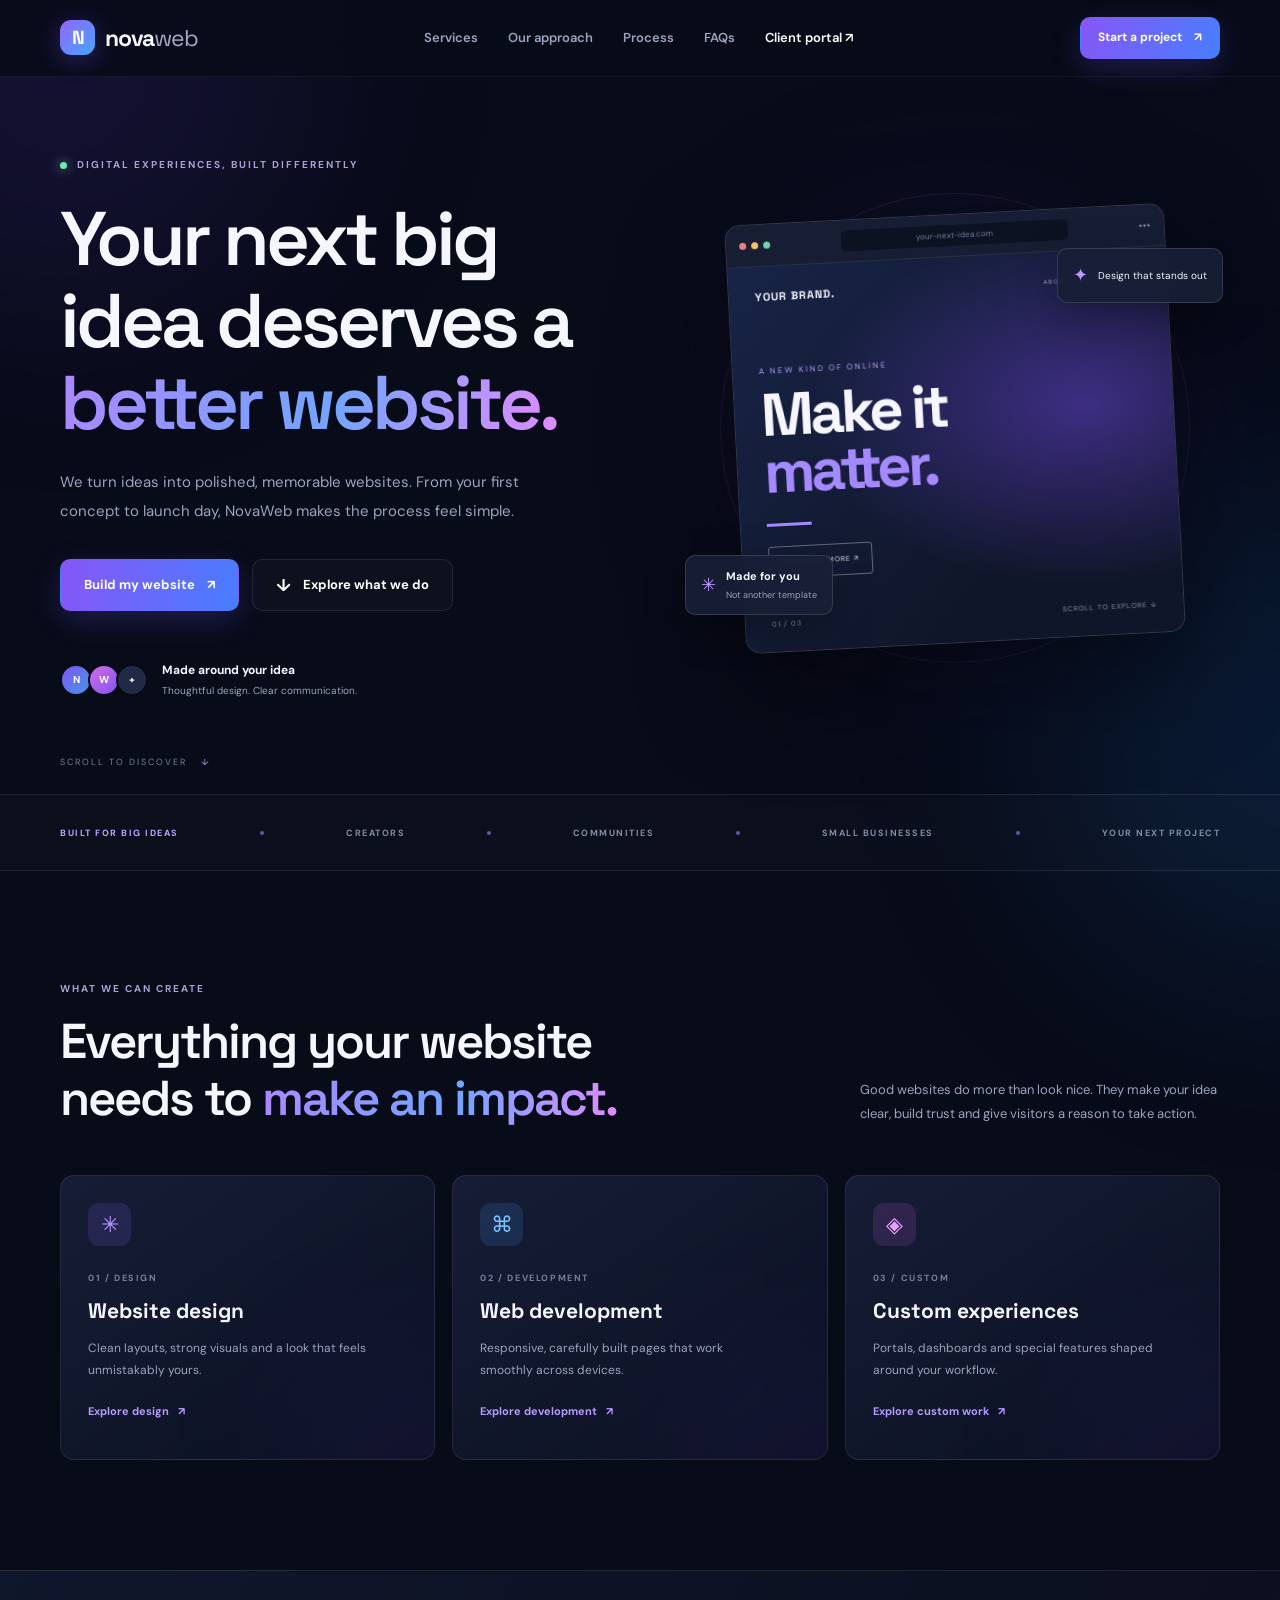
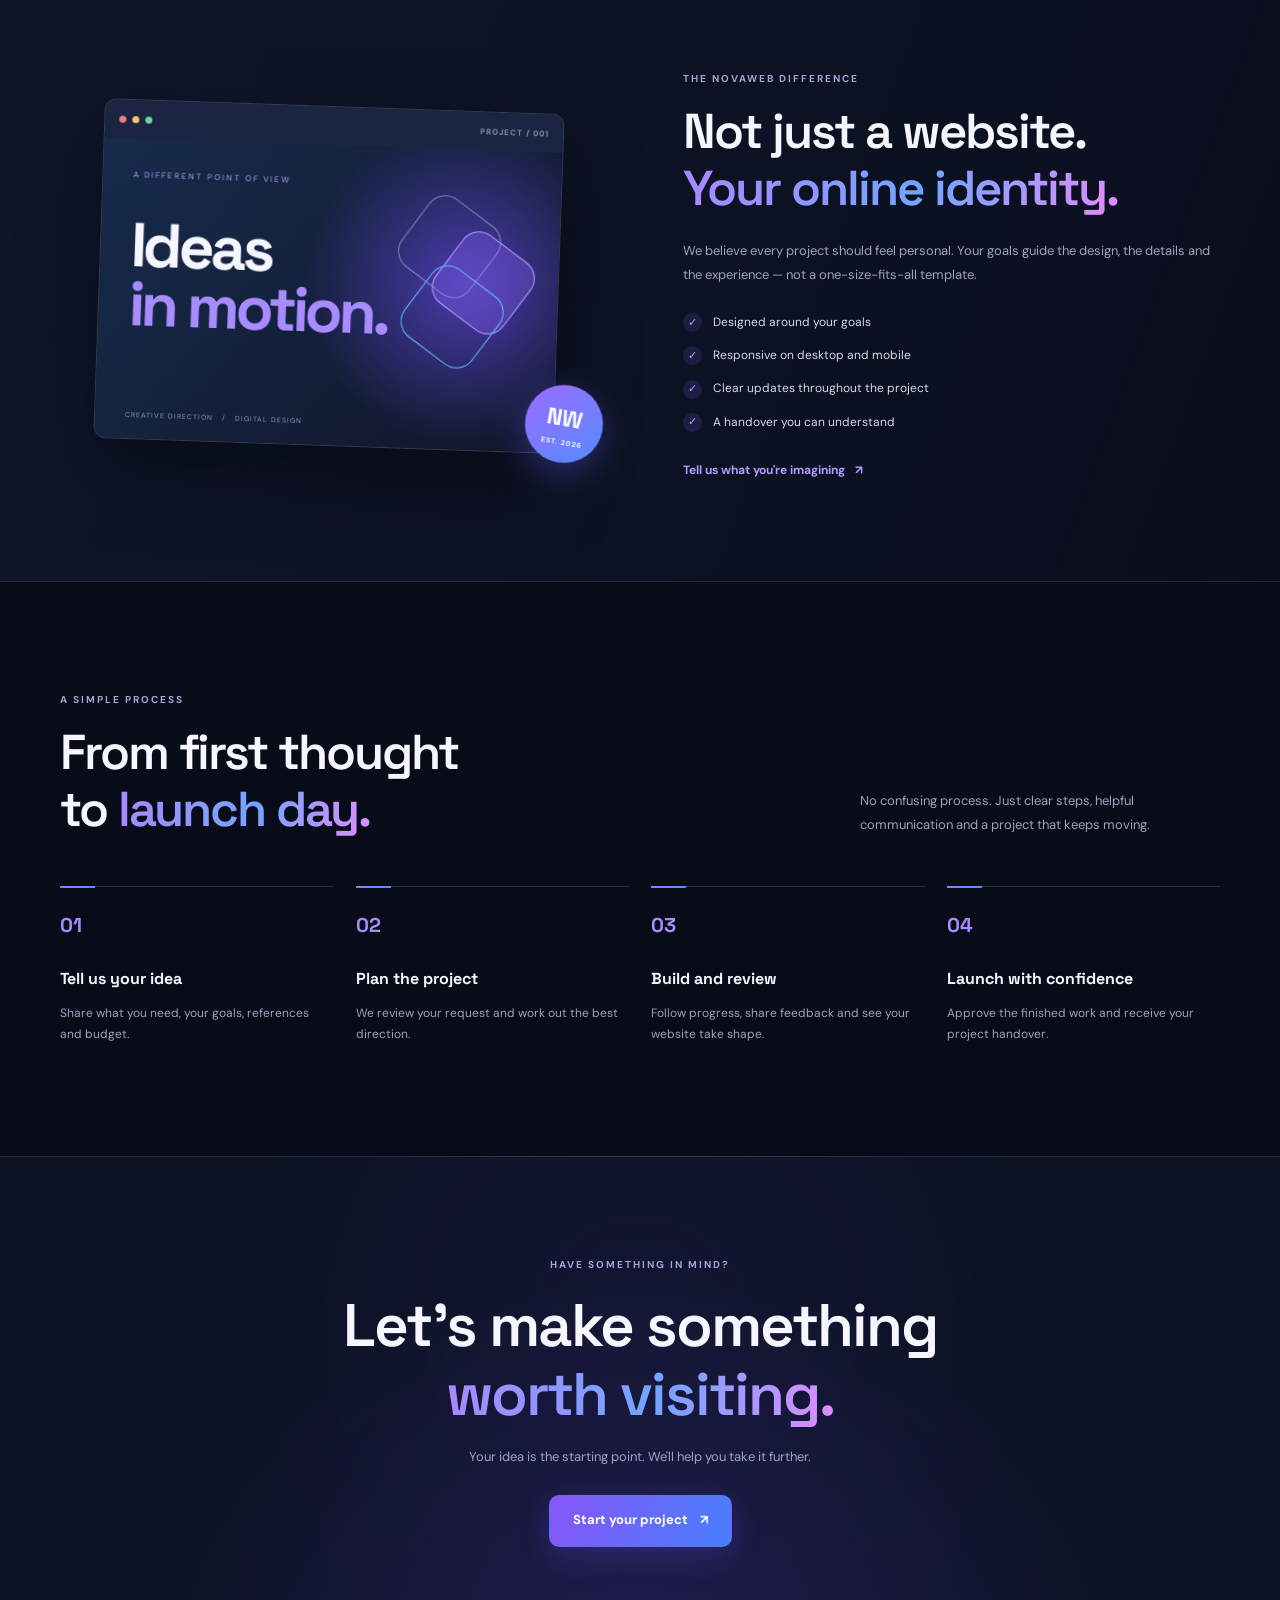
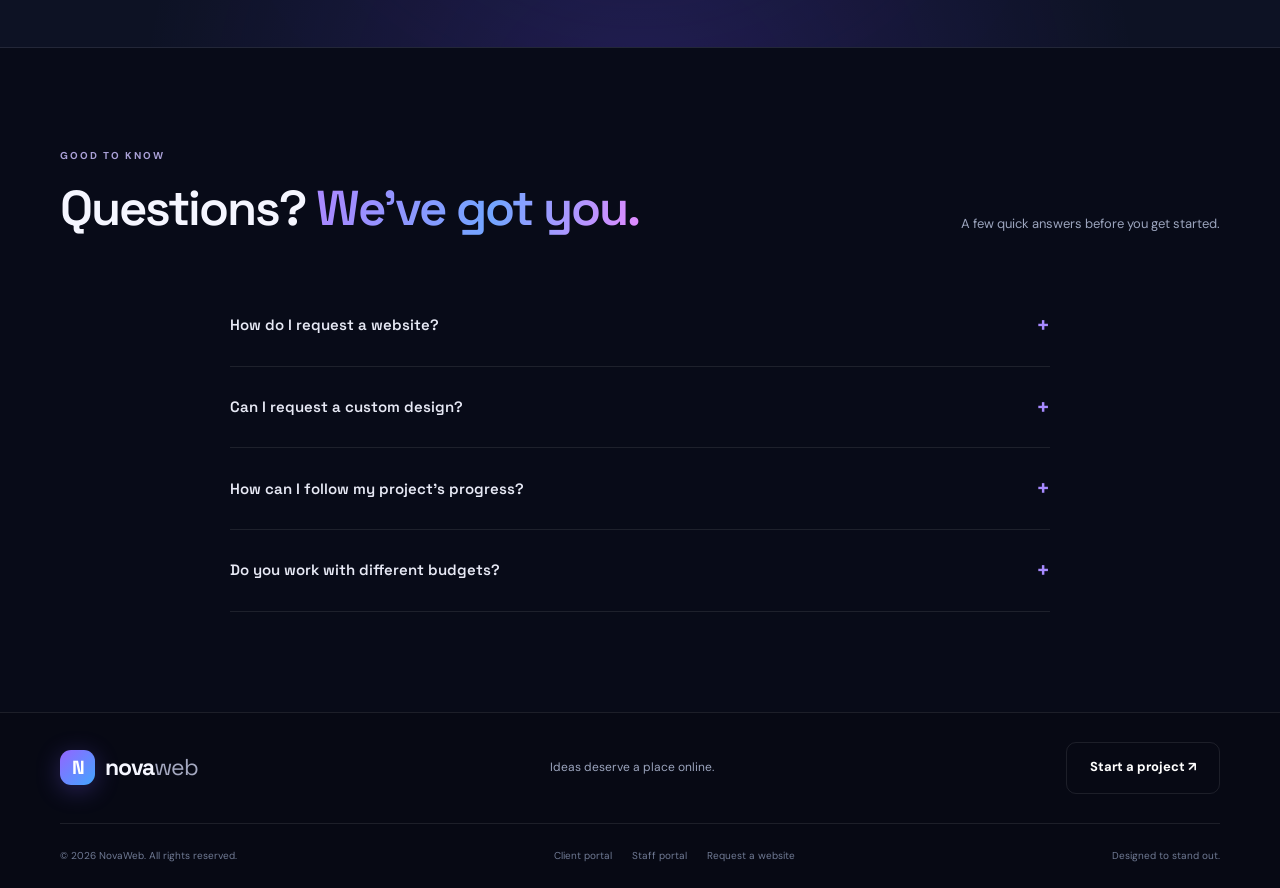
<file: index.html>
<!doctype html>
<html lang="en">
<head>
  <meta charset="utf-8">
  <meta name="viewport" content="width=device-width, initial-scale=1">
  <meta name="theme-color" content="#080b18">
  <meta name="description" content="NovaWeb creates modern, custom websites for creators, communities and businesses.">
  <title>NovaWeb — Make your next move online</title>
  <link rel="preconnect" href="https://fonts.googleapis.com">
  <link rel="preconnect" href="https://fonts.gstatic.com" crossorigin>
  <link href="https://fonts.googleapis.com/css2?family=DM+Sans:wght@400;500;600;700&family=Space+Grotesk:wght@400;500;600;700&display=swap" rel="stylesheet">
  <link rel="stylesheet" href="style.css">
</head>
<body>
  <div class="ambient ambient-one"></div>
  <div class="ambient ambient-two"></div>

  <header class="site-header">
    <a class="brand" href="#top" aria-label="NovaWeb home">
      <span class="brand-mark">N</span>
      <span>nova<span class="brand-light">web</span></span>
    </a>

    <button class="menu-toggle" id="menuToggle" aria-label="Open navigation" aria-expanded="false">☰</button>

    <nav class="nav-links" id="navLinks">
      <a href="#services">Services</a>
      <a href="#work">Our approach</a>
      <a href="#process">Process</a>
      <a href="#faq">FAQs</a>
      <a class="nav-login" href="login.html">Client portal ↗</a>
    </nav>

    <a class="button button-small button-primary header-cta" href="request.html">
      Start a project <span>↗</span>
    </a>
  </header>

  <main id="top">
    <section class="hero section-wrap">
      <div class="hero-copy reveal">
        <div class="eyebrow">
          <span class="live-dot"></span>
          DIGITAL EXPERIENCES, BUILT DIFFERENTLY
        </div>

        <h1>Your next big idea deserves a <span class="gradient-text">better website.</span></h1>

        <p class="hero-lead">
          We turn ideas into polished, memorable websites. From your first concept to launch day, NovaWeb makes the process feel simple.
        </p>

        <div class="hero-actions">
          <a class="button button-primary" href="request.html">Build my website <span>↗</span></a>
          <a class="button button-ghost" href="#services"><span class="play-icon">↓</span> Explore what we do</a>
        </div>

        <div class="hero-proof">
          <div class="avatar-stack">
            <span>N</span>
            <span>W</span>
            <span>+</span>
          </div>
          <div>
            <strong>Made around your idea</strong>
            <small>Thoughtful design. Clear communication.</small>
          </div>
        </div>
      </div>

      <div class="hero-art reveal" aria-label="Abstract website design preview">
        <div class="orbit orbit-a"></div>
        <div class="orbit orbit-b"></div>

        <div class="floating-chip chip-top">
          <span class="chip-icon">✦</span>
          Design that stands out
        </div>

        <div class="browser-card">
          <div class="browser-top">
            <div class="window-dots"><i></i><i></i><i></i></div>
            <div class="browser-address">your-next-idea.com</div>
            <span class="browser-menu">•••</span>
          </div>

          <div class="browser-content">
            <div class="mini-nav">
              <b>YOUR BRAND.</b>
              <span>ABOUT&nbsp;&nbsp; WORK&nbsp;&nbsp; CONTACT</span>
            </div>

            <div class="mini-hero">
              <div class="mini-kicker">A NEW KIND OF ONLINE</div>
              <div class="mini-title">Make it<br><em>matter.</em></div>
              <div class="mini-line"></div>
              <div class="mini-cta">DISCOVER MORE ↗</div>
            </div>

            <div class="mini-bottom">
              <span>01 / 03</span>
              <span>SCROLL TO EXPLORE ↓</span>
            </div>
          </div>
        </div>

        <div class="floating-chip chip-bottom">
          <span class="sparkle">✳</span>
          <span>
            <b>Made for you</b>
            <small>Not another template</small>
          </span>
        </div>

        <div class="glow-ball"></div>
      </div>

      <a class="scroll-cue" href="#services">SCROLL TO DISCOVER <span>↓</span></a>
    </section>

    <section class="trust-strip">
      <div class="section-wrap trust-inner">
        <span>BUILT FOR BIG IDEAS</span><i></i>
        <span>CREATORS</span><i></i>
        <span>COMMUNITIES</span><i></i>
        <span>SMALL BUSINESSES</span><i></i>
        <span>YOUR NEXT PROJECT</span>
      </div>
    </section>

    <section class="section-wrap section-pad" id="services">
      <div class="section-heading reveal">
        <div>
          <div class="eyebrow">WHAT WE CAN CREATE</div>
          <h2>Everything your website<br>needs to <span class="gradient-text">make an impact.</span></h2>
        </div>
        <p>
          Good websites do more than look nice. They make your idea clear, build trust and give visitors a reason to take action.
        </p>
      </div>

      <div class="service-grid">
        <article class="service-card reveal">
          <div class="service-icon purple">✳</div>
          <div class="card-number">01 / DESIGN</div>
          <h3>Website design</h3>
          <p>Clean layouts, strong visuals and a look that feels unmistakably yours.</p>
          <a href="request.html">Explore design <span>↗</span></a>
          <div class="card-glow"></div>
        </article>

        <article class="service-card reveal">
          <div class="service-icon blue">⌘</div>
          <div class="card-number">02 / DEVELOPMENT</div>
          <h3>Web development</h3>
          <p>Responsive, carefully built pages that work smoothly across devices.</p>
          <a href="request.html">Explore development <span>↗</span></a>
          <div class="card-glow"></div>
        </article>

        <article class="service-card reveal">
          <div class="service-icon pink">◈</div>
          <div class="card-number">03 / CUSTOM</div>
          <h3>Custom experiences</h3>
          <p>Portals, dashboards and special features shaped around your workflow.</p>
          <a href="request.html">Explore custom work <span>↗</span></a>
          <div class="card-glow"></div>
        </article>
      </div>
    </section>

    <section class="feature-section" id="work">
      <div class="section-wrap feature-layout">
        <div class="feature-visual reveal">
          <div class="feature-window">
            <div class="feature-window-head">
              <span></span><span></span><span></span>
              <b>PROJECT / 001</b>
            </div>
            <div class="feature-screen">
              <div class="feature-label">A DIFFERENT POINT OF VIEW</div>
              <div class="feature-big">Ideas<br><span>in motion.</span></div>
              <div class="feature-shapes"><i></i><i></i><i></i></div>
              <div class="feature-foot">CREATIVE DIRECTION&nbsp;&nbsp; / &nbsp;&nbsp;DIGITAL DESIGN</div>
            </div>
          </div>
          <div class="feature-sticker">NW<br><small>EST. 2026</small></div>
        </div>

        <div class="feature-copy reveal">
          <div class="eyebrow">THE NOVAWEB DIFFERENCE</div>
          <h2>Not just a website.<br><span class="gradient-text">Your online identity.</span></h2>
          <p>
            We believe every project should feel personal. Your goals guide the design, the details and the experience — not a one-size-fits-all template.
          </p>
          <ul class="check-list">
            <li><span>✓</span> Designed around your goals</li>
            <li><span>✓</span> Responsive on desktop and mobile</li>
            <li><span>✓</span> Clear updates throughout the project</li>
            <li><span>✓</span> A handover you can understand</li>
          </ul>
          <a class="text-link" href="request.html">Tell us what you're imagining <span>↗</span></a>
        </div>
      </div>
    </section>

    <section class="section-wrap section-pad" id="process">
      <div class="section-heading reveal">
        <div>
          <div class="eyebrow">A SIMPLE PROCESS</div>
          <h2>From first thought<br>to <span class="gradient-text">launch day.</span></h2>
        </div>
        <p>No confusing process. Just clear steps, helpful communication and a project that keeps moving.</p>
      </div>

      <div class="process-grid">
        <article class="process-step reveal">
          <span>01</span><div class="step-line"></div>
          <h3>Tell us your idea</h3>
          <p>Share what you need, your goals, references and budget.</p>
        </article>
        <article class="process-step reveal">
          <span>02</span><div class="step-line"></div>
          <h3>Plan the project</h3>
          <p>We review your request and work out the best direction.</p>
        </article>
        <article class="process-step reveal">
          <span>03</span><div class="step-line"></div>
          <h3>Build and review</h3>
          <p>Follow progress, share feedback and see your website take shape.</p>
        </article>
        <article class="process-step reveal">
          <span>04</span><div class="step-line"></div>
          <h3>Launch with confidence</h3>
          <p>Approve the finished work and receive your project handover.</p>
        </article>
      </div>
    </section>

    <section class="cta-section">
      <div class="cta-orb"></div>
      <div class="section-wrap cta-inner reveal">
        <div class="eyebrow">HAVE SOMETHING IN MIND?</div>
        <h2>Let's make something<br><span class="gradient-text">worth visiting.</span></h2>
        <p>Your idea is the starting point. We'll help you take it further.</p>
        <a class="button button-primary" href="request.html">Start your project <span>↗</span></a>
      </div>
    </section>

    <section class="section-wrap section-pad faq-section" id="faq">
      <div class="section-heading reveal">
        <div>
          <div class="eyebrow">GOOD TO KNOW</div>
          <h2>Questions? <span class="gradient-text">We've got you.</span></h2>
        </div>
        <p>A few quick answers before you get started.</p>
      </div>

      <div class="faq-list">
        <details class="faq-item">
          <summary>How do I request a website? <span>+</span></summary>
          <p>Use the project request page and tell us about your idea, preferred style, budget and any useful references.</p>
        </details>
        <details class="faq-item">
          <summary>Can I request a custom design? <span>+</span></summary>
          <p>Absolutely. Share examples or describe the experience you're imagining. We can discuss what is practical for your project.</p>
        </details>
        <details class="faq-item">
          <summary>How can I follow my project's progress? <span>+</span></summary>
          <p>Once the client portal is connected to your project account, you can use it to view status updates and project information.</p>
        </details>
        <details class="faq-item">
          <summary>Do you work with different budgets? <span>+</span></summary>
          <p>Yes. Include your budget when you submit your request so the project can be reviewed with that in mind.</p>
        </details>
      </div>
    </section>
  </main>

  <footer class="site-footer">
    <div class="section-wrap footer-top">
      <a class="brand" href="#top">
        <span class="brand-mark">N</span>
        <span>nova<span class="brand-light">web</span></span>
      </a>
      <p>Ideas deserve a place online.</p>
      <a class="button button-outline" href="request.html">Start a project ↗</a>
    </div>

    <div class="section-wrap footer-bottom">
      <span>© 2026 NovaWeb. All rights reserved.</span>
      <div>
        <a href="login.html">Client portal</a>
        <a href="admin.html">Staff portal</a>
        <a href="request.html">Request a website</a>
      </div>
      <span>Designed to stand out.</span>
    </div>
  </footer>

  <script src="script.js"></script>
</body>
</html>
</file>
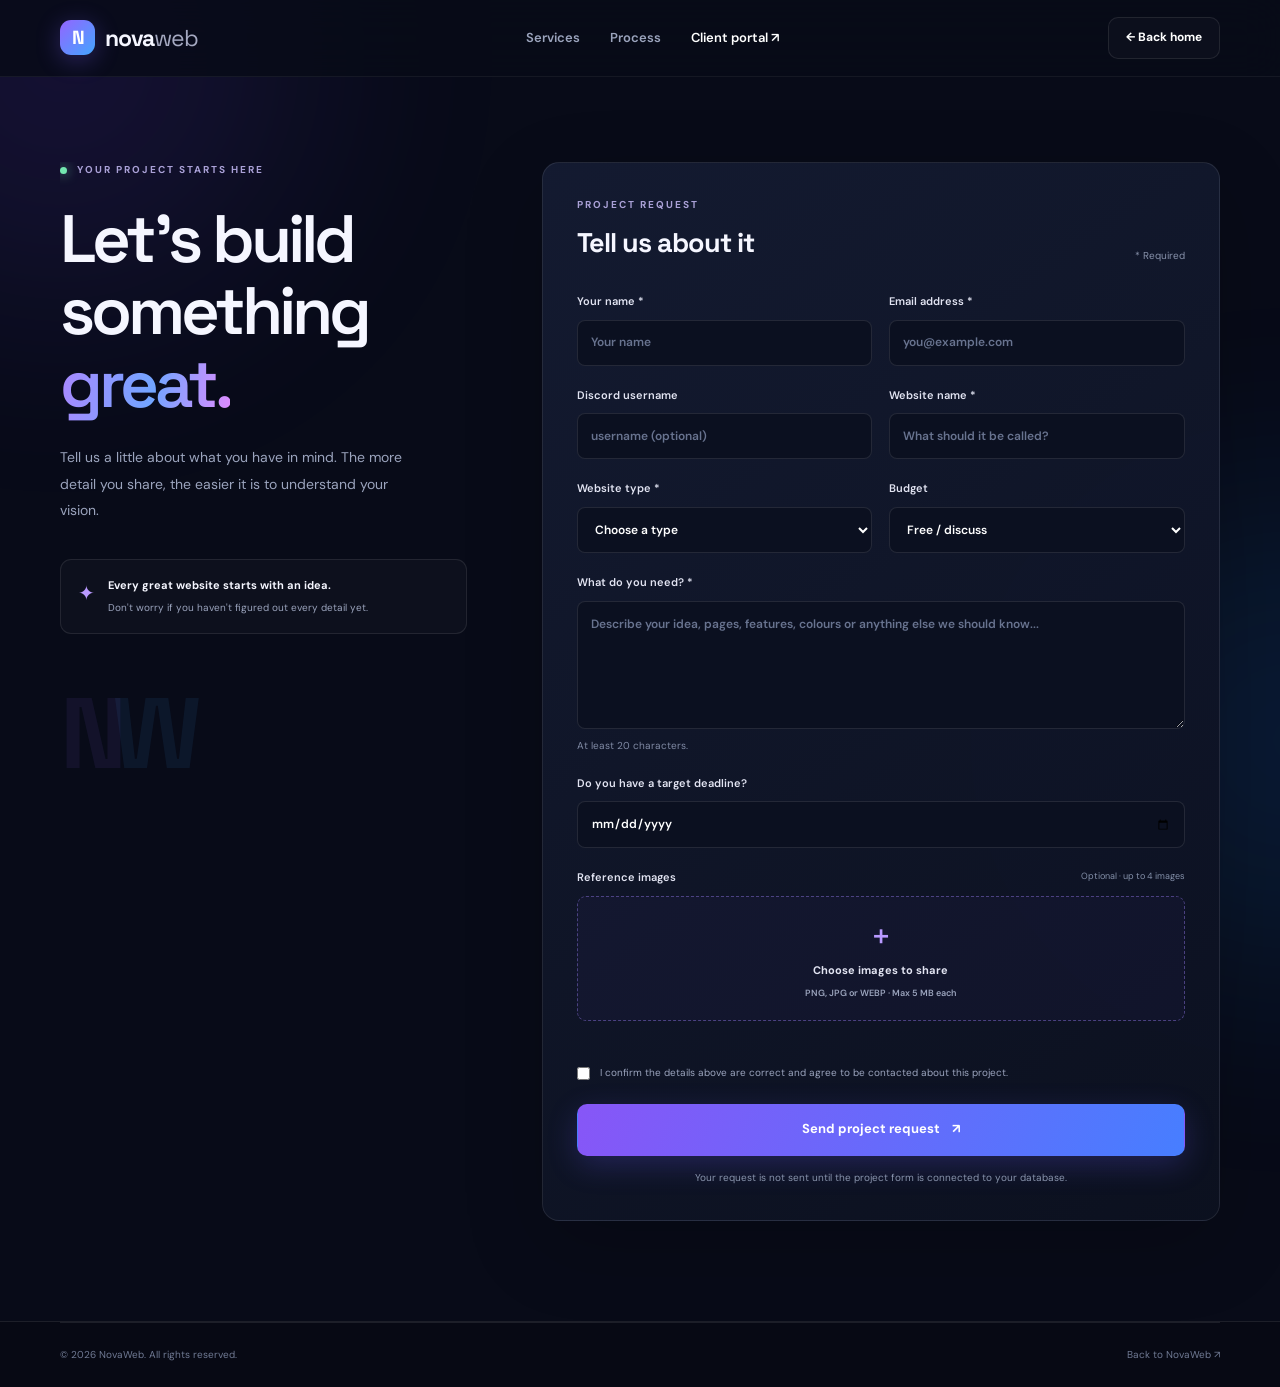
<file: request.html>
<!doctype html>
<html lang="en">
<head>
  <meta charset="utf-8">
  <meta name="viewport" content="width=device-width, initial-scale=1">
  <meta name="theme-color" content="#080b18">
  <title>Start a project — NovaWeb</title>

  <link rel="preconnect" href="https://fonts.googleapis.com">
  <link rel="preconnect" href="https://fonts.gstatic.com" crossorigin>
  <link href="https://fonts.googleapis.com/css2?family=DM+Sans:wght@400;500;600;700&family=Space+Grotesk:wght@400;500;600;700&display=swap" rel="stylesheet">

  <link rel="stylesheet" href="style.css">
</head>

<body class="request-page">

  <div class="ambient ambient-one"></div>
  <div class="ambient ambient-two"></div>

  <header class="site-header">
    <a class="brand" href="index.html">
      <span class="brand-mark">N</span>
      <span>nova<span class="brand-light">web</span></span>
    </a>

    <nav class="nav-links">
      <a href="index.html#services">Services</a>
      <a href="index.html#process">Process</a>
      <a class="nav-login" href="login.html">Client portal ↗</a>
    </nav>

    <a class="button button-small button-ghost" href="index.html">← Back home</a>
  </header>

  <main class="section-wrap request-layout">

    <div class="request-intro">
      <div class="eyebrow">
        <span class="live-dot"></span>
        YOUR PROJECT STARTS HERE
      </div>

      <h1>Let's build<br>something <span class="gradient-text">great.</span></h1>

      <p>
        Tell us a little about what you have in mind. The more detail you share, the easier it is to understand your vision.
      </p>

      <div class="request-note">
        <span>✦</span>
        <div>
          <b>Every great website starts with an idea.</b>
          <small>Don't worry if you haven't figured out every detail yet.</small>
        </div>
      </div>

      <div class="request-backdrop">N<span>W</span></div>
    </div>

    <form class="request-form" id="projectForm">

      <div class="form-heading">
        <div>
          <div class="eyebrow">PROJECT REQUEST</div>
          <h2>Tell us about it</h2>
        </div>
        <span class="required-note">* Required</span>
      </div>

      <div class="form-grid">

        <label class="field">
          Your name *
          <input name="name" required maxlength="80" placeholder="Your name">
        </label>

        <label class="field">
          Email address *
          <input name="email" type="email" required maxlength="160" placeholder="you@example.com">
        </label>

        <label class="field">
          Discord username
          <input name="discord" maxlength="80" placeholder="username (optional)">
        </label>

        <label class="field">
          Website name *
          <input name="website_name" required maxlength="100" placeholder="What should it be called?">
        </label>

        <label class="field">
          Website type *
          <select name="website_type" required>
            <option value="">Choose a type</option>
            <option>Business website</option>
            <option>Portfolio</option>
            <option>Community / gaming</option>
            <option>Store / ecommerce</option>
            <option>Dashboard / web app</option>
            <option>Other / not sure</option>
          </select>
        </label>

        <label class="field">
          Budget
          <select name="budget">
            <option value="Free">Free / discuss</option>
            <option>Under £25</option>
            <option>£25–£50</option>
            <option>£50–£100</option>
            <option>£100+</option>
            <option>Flexible</option>
          </select>
        </label>

        <label class="field field-full">
          What do you need? *
          <textarea name="description" required minlength="20" maxlength="3000" rows="5" placeholder="Describe your idea, pages, features, colours or anything else we should know..."></textarea>
          <small>At least 20 characters.</small>
        </label>

        <label class="field field-full">
          Do you have a target deadline?
          <input name="deadline" type="date">
        </label>

        <div class="field field-full">
          <span class="field-label">
            Reference images
            <span class="optional">Optional · up to 4 images</span>
          </span>

          <label class="upload-box" for="references">
            <span class="upload-symbol">＋</span>
            <b>Choose images to share</b>
            <small>PNG, JPG or WEBP · Max 5 MB each</small>
            <input id="references" name="references" type="file" accept="image/png,image/jpeg,image/webp" multiple>
          </label>

          <div id="fileList" class="file-list"></div>
        </div>

      </div>

      <label class="consent">
        <input type="checkbox" required>
        <span>I confirm the details above are correct and agree to be contacted about this project.</span>
      </label>

      <button class="button button-primary submit-button" type="submit">
        Send project request <span>↗</span>
      </button>

      <p class="form-message" id="formMessage" role="status">
        Your request is not sent until the project form is connected to your database.
      </p>

    </form>
  </main>

  <footer class="site-footer">
    <div class="section-wrap footer-bottom">
      <span>© 2026 NovaWeb. All rights reserved.</span>
      <a href="index.html">Back to NovaWeb ↗</a>
    </div>
  </footer>

  <script src="script.js"></script>
</body>
</html>
</file>
<file: style.css>
:root {
  --bg: #080b18;
  --bg-soft: #0d1122;
  --card: #11172b;
  --card-light: #151c34;
  --text: #f5f6ff;
  --muted: #9ba4bd;
  --purple: #9365ff;
  --blue: #43a6ff;
  --pink: #df76ff;
  --border: rgba(255, 255, 255, 0.09);
  --font-heading: "Space Grotesk", sans-serif;
  --font-body: "DM Sans", sans-serif;
}

* {
  box-sizing: border-box;
  margin: 0;
  padding: 0;
}

html {
  scroll-behavior: smooth;
  scroll-padding-top: 90px;
}

body {
  min-height: 100vh;
  overflow-x: hidden;
  background: var(--bg);
  color: var(--text);
  font-family: var(--font-body);
  line-height: 1.6;
}

body::selection {
  background: var(--purple);
  color: white;
}

a {
  color: inherit;
  text-decoration: none;
}

button,
input,
textarea,
select {
  font: inherit;
}

button,
a {
  -webkit-tap-highlight-color: transparent;
}

button:focus-visible,
a:focus-visible,
input:focus-visible,
textarea:focus-visible,
select:focus-visible {
  outline: 2px solid var(--blue);
  outline-offset: 4px;
}

.ambient {
  position: fixed;
  z-index: -1;
  width: 480px;
  height: 480px;
  border-radius: 50%;
  filter: blur(120px);
  opacity: 0.12;
  pointer-events: none;
}

.ambient-one {
  top: -180px;
  left: -180px;
  background: #7545ff;
}

.ambient-two {
  top: 500px;
  right: -250px;
  background: #168fff;
}

.section-wrap {
  width: min(1160px, calc(100% - 48px));
  margin-inline: auto;
}

.section-pad {
  padding-top: 110px;
  padding-bottom: 110px;
}

/* HEADER */

.site-header {
  position: sticky;
  top: 0;
  z-index: 100;
  display: flex;
  align-items: center;
  justify-content: space-between;
  gap: 28px;
  width: 100%;
  padding: 17px max(24px, calc((100% - 1160px) / 2));
  border-bottom: 1px solid rgba(255, 255, 255, 0.055);
  background: rgba(8, 11, 24, 0.82);
  backdrop-filter: blur(20px);
  -webkit-backdrop-filter: blur(20px);
}

.brand {
  display: inline-flex;
  align-items: center;
  gap: 10px;
  font-family: var(--font-heading);
  font-size: 23px;
  font-weight: 700;
  letter-spacing: -1.2px;
  white-space: nowrap;
}

.brand-mark {
  display: grid;
  width: 35px;
  height: 35px;
  place-items: center;
  border-radius: 11px;
  background: linear-gradient(135deg, var(--purple), var(--blue));
  color: white;
  font-size: 19px;
  box-shadow: 0 5px 24px rgba(122, 92, 255, 0.3);
}

.brand-light {
  color: #a5a9c1;
  font-weight: 400;
}

.nav-links {
  display: flex;
  align-items: center;
  gap: 30px;
  color: var(--muted);
  font-size: 13px;
  font-weight: 600;
}

.nav-links a {
  transition: color 0.2s ease;
}

.nav-links a:hover {
  color: white;
}

.nav-links .nav-login {
  color: white;
}

.menu-toggle {
  display: none;
  border: 0;
  background: transparent;
  color: white;
  font-size: 27px;
  cursor: pointer;
}

/* BUTTONS */

.button {
  display: inline-flex;
  align-items: center;
  justify-content: center;
  gap: 12px;
  min-height: 52px;
  padding: 0 23px;
  border: 1px solid transparent;
  border-radius: 10px;
  font-size: 13px;
  font-weight: 700;
  transition:
    transform 0.2s ease,
    box-shadow 0.2s ease,
    background 0.2s ease;
  cursor: pointer;
}

.button:hover {
  transform: translateY(-3px);
}

.button-primary {
  background: linear-gradient(110deg, #8756f7, #477eff);
  color: white;
  box-shadow: 0 9px 30px rgba(103, 90, 255, 0.23);
}

.button-primary:hover {
  box-shadow: 0 12px 38px rgba(103, 90, 255, 0.38);
}

.button-ghost {
  border-color: var(--border);
  background: rgba(255, 255, 255, 0.025);
  color: white;
}

.button-ghost:hover,
.button-outline:hover {
  border-color: rgba(151, 112, 255, 0.6);
  background: rgba(137, 92, 255, 0.08);
}

.button-outline {
  border-color: var(--border);
  color: white;
}

.button-small {
  min-height: 42px;
  padding: 0 17px;
  font-size: 12px;
}

/* HERO */

.hero {
  position: relative;
  display: grid;
  min-height: 690px;
  grid-template-columns: 1.05fr 0.95fr;
  align-items: center;
  gap: 45px;
  padding-top: 80px;
  padding-bottom: 95px;
}

.hero-copy {
  position: relative;
  z-index: 2;
}

.eyebrow {
  display: flex;
  align-items: center;
  gap: 10px;
  color: #aaa1d7;
  font-size: 10px;
  font-weight: 700;
  letter-spacing: 2px;
}

.live-dot {
  width: 7px;
  height: 7px;
  border-radius: 50%;
  background: #73e7b0;
  box-shadow: 0 0 12px rgba(115, 231, 176, 0.8);
}

.hero h1,
.request-intro h1 {
  max-width: 650px;
  margin-top: 25px;
  font-family: var(--font-heading);
  font-size: clamp(48px, 6.5vw, 76px);
  font-weight: 600;
  letter-spacing: -4px;
  line-height: 1.08;
}

.gradient-text {
  background: linear-gradient(100deg, #a78aff 5%, #72a5ff 55%, #e18bff 100%);
  background-clip: text;
  -webkit-background-clip: text;
  color: transparent;
}

.hero-lead {
  max-width: 500px;
  margin-top: 24px;
  color: var(--muted);
  font-size: 15px;
  line-height: 1.9;
}

.hero-actions {
  display: flex;
  flex-wrap: wrap;
  gap: 13px;
  margin-top: 34px;
}

.play-icon {
  font-size: 17px;
}

.hero-proof {
  display: flex;
  align-items: center;
  gap: 14px;
  margin-top: 50px;
}

.avatar-stack {
  display: flex;
  padding-left: 4px;
}

.avatar-stack span {
  display: grid;
  width: 32px;
  height: 32px;
  margin-left: -4px;
  place-items: center;
  border: 2px solid var(--bg);
  border-radius: 50%;
  background: linear-gradient(135deg, #8054ef, #4199e9);
  color: white;
  font-size: 10px;
  font-weight: 700;
}

.avatar-stack span:nth-child(2) {
  background: linear-gradient(135deg, #d16ce9, #8054ef);
}

.avatar-stack span:nth-child(3) {
  background: #202a46;
}

.hero-proof strong,
.hero-proof small {
  display: block;
}

.hero-proof strong {
  font-size: 12px;
}

.hero-proof small {
  margin-top: 3px;
  color: var(--muted);
  font-size: 10px;
}

/* HERO ART */

.hero-art {
  position: relative;
  display: grid;
  min-height: 470px;
  place-items: center;
}

.browser-card {
  position: relative;
  z-index: 2;
  width: min(440px, 100%);
  overflow: hidden;
  border: 1px solid rgba(255, 255, 255, 0.15);
  border-radius: 15px;
  background: #10172b;
  box-shadow: 0 35px 100px rgba(0, 0, 0, 0.5);
  transform: rotate(-3deg);
}

.browser-top {
  display: flex;
  height: 42px;
  align-items: center;
  justify-content: space-between;
  padding: 0 13px;
  border-bottom: 1px solid rgba(255, 255, 255, 0.08);
  background: #171e34;
}

.window-dots {
  display: flex;
  gap: 5px;
}

.window-dots i,
.feature-window-head > span {
  width: 7px;
  height: 7px;
  border-radius: 50%;
  background: #f27d87;
}

.window-dots i:nth-child(2),
.feature-window-head > span:nth-child(2) {
  background: #f4c66d;
}

.window-dots i:nth-child(3),
.feature-window-head > span:nth-child(3) {
  background: #6cd8a4;
}

.browser-address {
  width: 55%;
  padding: 4px;
  border-radius: 5px;
  background: #0d1223;
  color: #707d9a;
  font-size: 8px;
  text-align: center;
}

.browser-menu {
  color: #929ab0;
  font-size: 10px;
}

.browser-content {
  min-height: 340px;
  padding: 22px 26px;
  background:
    radial-gradient(ellipse at 80% 40%, rgba(115, 72, 235, 0.45), transparent 55%),
    linear-gradient(135deg, #182447, #101629 70%);
}

.mini-nav {
  display: flex;
  justify-content: space-between;
  align-items: center;
  font-size: 8px;
  letter-spacing: 1px;
}

.mini-nav b {
  font-family: var(--font-heading);
  font-size: 11px;
}

.mini-nav span {
  color: #aab5d3;
  font-size: 6px;
}

.mini-hero {
  padding-top: 58px;
}

.mini-kicker {
  color: #b8a4ff;
  font-size: 8px;
  letter-spacing: 2px;
}

.mini-title {
  margin-top: 10px;
  font-family: var(--font-heading);
  font-size: 60px;
  font-weight: 700;
  letter-spacing: -4px;
  line-height: 0.95;
}

.mini-title em {
  color: #a58aff;
  font-style: normal;
}

.mini-line {
  width: 45px;
  height: 3px;
  margin-top: 23px;
  background: #a58aff;
}

.mini-cta {
  display: inline-block;
  margin-top: 20px;
  padding: 9px 13px;
  border: 1px solid rgba(255, 255, 255, 0.35);
  border-radius: 3px;
  font-size: 7px;
  letter-spacing: 1px;
}

.mini-bottom {
  display: flex;
  justify-content: space-between;
  margin-top: 40px;
  color: #8994b0;
  font-size: 7px;
  letter-spacing: 1px;
}

.orbit {
  position: absolute;
  width: 470px;
  height: 470px;
  border: 1px solid rgba(153, 117, 255, 0.12);
  border-radius: 50%;
}

.orbit-b {
  width: 370px;
  height: 370px;
  border-color: rgba(80, 160, 255, 0.15);
}

.floating-chip {
  position: absolute;
  z-index: 4;
  display: flex;
  align-items: center;
  gap: 10px;
  padding: 12px 15px;
  border: 1px solid rgba(255, 255, 255, 0.13);
  border-radius: 10px;
  background: rgba(24, 31, 54, 0.92);
  box-shadow: 0 12px 40px rgba(0, 0, 0, 0.3);
  font-size: 10px;
  backdrop-filter: blur(15px);
}

.chip-top {
  top: 55px;
  right: -3px;
}

.chip-icon,
.sparkle {
  color: #b99aff;
  font-size: 18px;
}

.chip-bottom {
  bottom: 48px;
  left: -5px;
}

.chip-bottom b,
.chip-bottom small {
  display: block;
}

.chip-bottom b {
  font-size: 11px;
}

.chip-bottom small {
  margin-top: 2px;
  color: var(--muted);
  font-size: 9px;
}

.glow-ball {
  position: absolute;
  width: 250px;
  height: 250px;
  border-radius: 50%;
  background: #7553ff;
  filter: blur(130px);
  opacity: 0.35;
}

.scroll-cue {
  position: absolute;
  bottom: 25px;
  left: 0;
  color: #77809a;
  font-size: 9px;
  letter-spacing: 2px;
}

.scroll-cue span {
  margin-left: 10px;
  color: #b79bff;
}

/* TRUST STRIP */

.trust-strip {
  border-top: 1px solid var(--border);
  border-bottom: 1px solid var(--border);
  background: rgba(255, 255, 255, 0.015);
}

.trust-inner {
  display: flex;
  min-height: 75px;
  align-items: center;
  justify-content: space-between;
  gap: 20px;
  color: #858da5;
  font-size: 9px;
  font-weight: 700;
  letter-spacing: 1.5px;
}

.trust-inner > span:first-child {
  color: #bba6ff;
}

.trust-inner i {
  width: 4px;
  height: 4px;
  border-radius: 50%;
  background: #6655a8;
}

/* SECTION HEADINGS */

.section-heading {
  display: flex;
  align-items: end;
  justify-content: space-between;
  gap: 35px;
  margin-bottom: 48px;
}

.section-heading h2,
.feature-copy h2,
.cta-inner h2 {
  margin-top: 16px;
  font-family: var(--font-heading);
  font-size: clamp(34px, 4.3vw, 49px);
  font-weight: 600;
  letter-spacing: -2px;
  line-height: 1.16;
}

.section-heading > p {
  max-width: 360px;
  color: var(--muted);
  font-size: 13px;
  line-height: 1.9;
}

/* SERVICES */

.service-grid {
  display: grid;
  grid-template-columns: repeat(3, 1fr);
  gap: 17px;
}

.service-card {
  position: relative;
  min-height: 285px;
  overflow: hidden;
  padding: 27px;
  border: 1px solid var(--border);
  border-radius: 14px;
  background: linear-gradient(145deg, rgba(23, 30, 55, 0.95), rgba(12, 17, 33, 0.95));
  transition: transform 0.25s ease, border-color 0.25s ease;
}

.service-card:hover {
  transform: translateY(-7px);
  border-color: rgba(159, 122, 255, 0.45);
}

.service-icon {
  display: grid;
  width: 43px;
  height: 43px;
  place-items: center;
  border-radius: 11px;
  font-size: 22px;
}

.service-icon.purple {
  background: rgba(142, 99, 255, 0.15);
  color: #b89aff;
}

.service-icon.blue {
  background: rgba(66, 161, 255, 0.15);
  color: #7dc2ff;
}

.service-icon.pink {
  background: rgba(226, 105, 255, 0.13);
  color: #e8a0ff;
}

.card-number {
  margin-top: 25px;
  color: #777f9b;
  font-size: 9px;
  font-weight: 700;
  letter-spacing: 1.6px;
}

.service-card h3 {
  margin-top: 9px;
  font-family: var(--font-heading);
  font-size: 21px;
}

.service-card p {
  max-width: 290px;
  margin-top: 10px;
  color: var(--muted);
  font-size: 12px;
  line-height: 1.8;
}

.service-card > a {
  display: inline-flex;
  gap: 9px;
  margin-top: 22px;
  color: #b89aff;
  font-size: 11px;
  font-weight: 700;
}

.card-glow {
  position: absolute;
  right: -70px;
  bottom: -90px;
  width: 170px;
  height: 170px;
  border-radius: 50%;
  background: #7545ff;
  filter: blur(100px);
  opacity: 0.18;
  pointer-events: none;
}

/* FEATURE SECTION */

.feature-section {
  overflow: hidden;
  border-top: 1px solid var(--border);
  border-bottom: 1px solid var(--border);
  background: linear-gradient(110deg, rgba(17, 24, 46, 0.9), rgba(12, 16, 31, 0.7));
}

.feature-layout {
  display: grid;
  grid-template-columns: 1fr 1fr;
  align-items: center;
  gap: 85px;
  padding-top: 100px;
  padding-bottom: 100px;
}

.feature-visual {
  position: relative;
  min-height: 390px;
  display: grid;
  place-items: center;
}

.feature-window {
  width: min(460px, 100%);
  overflow: hidden;
  border: 1px solid rgba(255, 255, 255, 0.15);
  border-radius: 12px;
  background: #121a31;
  box-shadow: 0 30px 80px rgba(0, 0, 0, 0.4);
  transform: rotate(2deg);
}

.feature-window-head {
  display: flex;
  height: 38px;
  align-items: center;
  gap: 6px;
  padding: 0 14px;
  background: #1b2542;
}

.feature-window-head > span {
  display: block;
}

.feature-window-head b {
  margin-left: auto;
  color: #8490ad;
  font-size: 8px;
  letter-spacing: 1px;
}

.feature-screen {
  position: relative;
  min-height: 300px;
  overflow: hidden;
  padding: 30px;
  background:
    radial-gradient(circle at 80% 45%, rgba(112, 79, 255, 0.6), transparent 40%),
    linear-gradient(130deg, #172b4c, #111529);
}

.feature-label {
  color: #b6a3ff;
  font-size: 8px;
  letter-spacing: 2px;
}

.feature-big {
  position: relative;
  z-index: 2;
  margin-top: 35px;
  font-family: var(--font-heading);
  font-size: 62px;
  font-weight: 700;
  letter-spacing: -4px;
  line-height: 0.95;
}

.feature-big span {
  color: #a88cff;
}

.feature-shapes {
  position: absolute;
  right: 22px;
  top: 55px;
  width: 130px;
  height: 150px;
}

.feature-shapes i {
  position: absolute;
  display: block;
  width: 85px;
  height: 85px;
  border: 1px solid rgba(255, 255, 255, 0.4);
  border-radius: 20px;
  transform: rotate(35deg);
}

.feature-shapes i:nth-child(2) {
  top: 35px;
  left: 35px;
  border-color: #b59aff;
  background: rgba(142, 99, 255, 0.3);
}

.feature-shapes i:nth-child(3) {
  top: 70px;
  left: 5px;
  border-color: #65b6ff;
}

.feature-foot {
  position: absolute;
  bottom: 18px;
  left: 30px;
  color: #8b99b8;
  font-size: 7px;
  letter-spacing: 1px;
}

.feature-sticker {
  position: absolute;
  right: -5px;
  bottom: 8px;
  display: grid;
  width: 78px;
  height: 78px;
  align-content: center;
  justify-items: center;
  border-radius: 50%;
  background: linear-gradient(135deg, #9d6bff, #548cff);
  box-shadow: 0 10px 35px rgba(100, 90, 255, 0.35);
  color: white;
  font-family: var(--font-heading);
  font-size: 23px;
  font-weight: 700;
  transform: rotate(10deg);
}

.feature-sticker small {
  font-family: var(--font-body);
  font-size: 7px;
  letter-spacing: 1px;
}

.feature-copy > p {
  margin-top: 22px;
  color: var(--muted);
  font-size: 13px;
  line-height: 1.9;
}

.check-list {
  display: grid;
  gap: 14px;
  margin-top: 25px;
  list-style: none;
}

.check-list li {
  display: flex;
  align-items: center;
  gap: 11px;
  color: #d5d8e8;
  font-size: 12px;
}

.check-list li span {
  display: grid;
  width: 19px;
  height: 19px;
  place-items: center;
  border-radius: 50%;
  background: rgba(120, 104, 255, 0.15);
  color: #b89aff;
  font-size: 11px;
}

.text-link {
  display: inline-flex;
  gap: 10px;
  margin-top: 29px;
  color: #b89aff;
  font-size: 12px;
  font-weight: 700;
}

/* PROCESS */

.process-grid {
  display: grid;
  grid-template-columns: repeat(4, 1fr);
  gap: 22px;
}

.process-step {
  position: relative;
  padding-top: 22px;
  border-top: 1px solid rgba(255, 255, 255, 0.15);
}

.process-step > span {
  color: #aa8aff;
  font-family: var(--font-heading);
  font-size: 20px;
  font-weight: 700;
}

.step-line {
  position: absolute;
  top: -1px;
  left: 0;
  width: 35px;
  height: 2px;
  background: linear-gradient(90deg, #a276ff, #4d91ff);
}

.process-step h3 {
  margin-top: 25px;
  font-family: var(--font-heading);
  font-size: 16px;
}

.process-step p {
  margin-top: 11px;
  color: var(--muted);
  font-size: 12px;
  line-height: 1.8;
}

/* CTA */

.cta-section {
  position: relative;
  overflow: hidden;
  padding: 100px 0;
  border-top: 1px solid var(--border);
  border-bottom: 1px solid var(--border);
  background:
    radial-gradient(ellipse at 50% 110%, rgba(109, 72, 255, 0.2), transparent 55%),
    #0d1224;
  text-align: center;
}

.cta-inner {
  position: relative;
  z-index: 2;
}

.cta-inner .eyebrow {
  justify-content: center;
}

.cta-inner h2 {
  margin-top: 18px;
  font-size: clamp(40px, 5vw, 60px);
}

.cta-inner > p {
  margin: 17px 0 27px;
  color: var(--muted);
  font-size: 13px;
}

.cta-orb {
  position: absolute;
  top: 20px;
  left: 50%;
  width: 300px;
  height: 300px;
  border-radius: 50%;
  background: #6f4cff;
  filter: blur(150px);
  opacity: 0.2;
  transform: translateX(-50%);
}

/* FAQ */

.faq-section {
  padding-top: 100px;
  padding-bottom: 100px;
}

.faq-list {
  max-width: 820px;
  margin: auto;
}

.faq-item {
  border-bottom: 1px solid var(--border);
}

.faq-item summary {
  display: flex;
  align-items: center;
  justify-content: space-between;
  gap: 15px;
  padding: 22px 0;
  color: #e7e9f5;
  font-family: var(--font-heading);
  font-size: 15px;
  font-weight: 600;
  cursor: pointer;
  list-style: none;
}

.faq-item summary::-webkit-details-marker {
  display: none;
}

.faq-item summary span {
  color: #a78aff;
  font-size: 23px;
  transition: transform 0.2s ease;
}

.faq-item[open] summary span {
  transform: rotate(45deg);
}

.faq-item p {
  max-width: 680px;
  padding: 0 30px 22px 0;
  color: var(--muted);
  font-size: 13px;
  line-height: 1.9;
}

/* FOOTER */

.site-footer {
  border-top: 1px solid var(--border);
  background: #070914;
}

.footer-top {
  display: flex;
  min-height: 110px;
  align-items: center;
  justify-content: space-between;
  gap: 20px;
}

.footer-top > p {
  color: var(--muted);
  font-size: 12px;
}

.footer-bottom {
  display: flex;
  min-height: 65px;
  align-items: center;
  justify-content: space-between;
  gap: 20px;
  border-top: 1px solid var(--border);
  color: #707a94;
  font-size: 10px;
}

.footer-bottom > div {
  display: flex;
  flex-wrap: wrap;
  gap: 20px;
}

.footer-bottom a:hover {
  color: white;
}

/* REQUEST PAGE */

.request-layout {
  display: grid;
  grid-template-columns: 0.75fr 1.25fr;
  align-items: start;
  gap: 75px;
  padding-top: 85px;
  padding-bottom: 100px;
}

.request-intro {
  position: sticky;
  top: 125px;
  overflow: hidden;
}

.request-intro h1 {
  font-size: clamp(48px, 5.5vw, 67px);
}

.request-intro > p {
  max-width: 370px;
  margin-top: 24px;
  color: var(--muted);
  font-size: 14px;
  line-height: 1.9;
}

.request-note {
  display: flex;
  align-items: flex-start;
  gap: 13px;
  margin-top: 35px;
  padding: 17px;
  border: 1px solid var(--border);
  border-radius: 11px;
  background: rgba(255, 255, 255, 0.025);
}

.request-note > span {
  color: #b99aff;
  font-size: 20px;
}

.request-note b,
.request-note small {
  display: block;
}

.request-note b {
  font-size: 11px;
}

.request-note small {
  margin-top: 5px;
  color: var(--muted);
  font-size: 10px;
  line-height: 1.7;
}

.request-backdrop {
  margin-top: 50px;
  color: rgba(147, 101, 255, 0.08);
  font-family: var(--font-heading);
  font-size: 100px;
  font-weight: 700;
  letter-spacing: -15px;
  line-height: 1;
}

.request-backdrop span {
  color: rgba(67, 166, 255, 0.08);
}

.request-form {
  padding: 34px;
  border: 1px solid var(--border);
  border-radius: 17px;
  background: linear-gradient(145deg, rgba(20, 27, 50, 0.97), rgba(12, 17, 32, 0.97));
  box-shadow: 0 25px 80px rgba(0, 0, 0, 0.2);
}

.form-heading {
  display: flex;
  align-items: end;
  justify-content: space-between;
  gap: 15px;
  margin-bottom: 29px;
}

.form-heading h2 {
  margin-top: 8px;
  font-family: var(--font-heading);
  font-size: 27px;
  letter-spacing: -1px;
}

.required-note {
  color: #8993ac;
  font-size: 10px;
}

.form-grid {
  display: grid;
  grid-template-columns: 1fr 1fr;
  gap: 21px 17px;
}

.field {
  display: flex;
  flex-direction: column;
  gap: 9px;
  color: #e2e4f2;
  font-size: 11px;
  font-weight: 600;
}

.field-full {
  grid-column: 1 / -1;
}

.field input,
.field textarea,
.field select {
  width: 100%;
  min-height: 46px;
  padding: 12px 13px;
  border: 1px solid rgba(255, 255, 255, 0.1);
  border-radius: 8px;
  outline: none;
  background: #0b1020;
  color: white;
  font-size: 12px;
  transition: border-color 0.2s ease, box-shadow 0.2s ease;
}

.field input:focus,
.field textarea:focus,
.field select:focus {
  border-color: #9871ff;
  box-shadow: 0 0 0 3px rgba(151, 113, 255, 0.1);
}

.field input::placeholder,
.field textarea::placeholder {
  color: #68738f;
}

.field textarea {
  min-height: 125px;
  resize: vertical;
  line-height: 1.7;
}

.field select {
  color-scheme: dark;
  cursor: pointer;
}

.field > small {
  color: #818ba5;
  font-size: 10px;
  font-weight: 400;
}

.field-label {
  display: flex;
  justify-content: space-between;
  gap: 10px;
}

.optional {
  color: #8490aa;
  font-size: 9px;
  font-weight: 400;
}

.upload-box {
  display: flex;
  min-height: 125px;
  flex-direction: column;
  align-items: center;
  justify-content: center;
  gap: 6px;
  border: 1px dashed rgba(161, 133, 255, 0.4);
  border-radius: 9px;
  background: rgba(128, 91, 255, 0.04);
  cursor: pointer;
  transition: background 0.2s ease;
}

.upload-box:hover {
  background: rgba(128, 91, 255, 0.1);
}

.upload-symbol {
  color: #b89aff;
  font-size: 25px;
}

.upload-box b {
  font-size: 11px;
}

.upload-box small {
  color: var(--muted);
  font-size: 9px;
}

.upload-box input {
  display: none;
}

.file-list {
  display: flex;
  flex-wrap: wrap;
  gap: 7px;
  margin-top: 9px;
  color: #e6c5ff;
  font-size: 10px;
}

.file-pill {
  padding: 5px 9px;
  border: 1px solid var(--border);
  border-radius: 20px;
  background: rgba(255, 255, 255, 0.04);
}

.consent {
  display: flex;
  align-items: flex-start;
  gap: 10px;
  margin-top: 25px;
  color: var(--muted);
  font-size: 10px;
  line-height: 1.7;
}

.consent input {
  margin-top: 3px;
  accent-color: #9671ff;
}

.submit-button {
  width: 100%;
  margin-top: 23px;
}

.form-message {
  margin-top: 13px;
  color: #8994ad;
  font-size: 10px;
  line-height: 1.7;
  text-align: center;
}

.form-message.error {
  color: #ffaeae;
}

/* ANIMATIONS */

.reveal {
  opacity: 0;
  transform: translateY(22px);
  transition: opacity 0.7s ease, transform 0.7s ease;
}

.reveal.visible {
  opacity: 1;
  transform: translateY(0);
}

@media (prefers-reduced-motion: reduce) {
  *,
  *::before,
  *::after {
    scroll-behavior: auto !important;
    animation-duration: 0.01ms !important;
    transition-duration: 0.01ms !important;
  }

  .reveal {
    opacity: 1;
    transform: none;
  }
}

/* TABLETS */

@media (max-width: 900px) {
  .hero {
    grid-template-columns: 1fr;
    padding-top: 65px;
  }

  .hero-copy {
    max-width: 650px;
  }

  .hero-art {
    min-height: 420px;
  }

  .service-grid {
    grid-template-columns: 1fr 1fr;
  }

  .service-card:last-child {
    grid-column: 1 / -1;
  }

  .feature-layout {
    gap: 40px;
  }

  .process-grid {
    grid-template-columns: 1fr 1fr;
    row-gap: 40px;
  }

  .request-layout {
    grid-template-columns: 1fr;
    gap: 35px;
  }

  .request-intro {
    position: relative;
    top: auto;
  }

  .request-backdrop {
    display: none;
  }
}

/* MOBILE */

@media (max-width: 650px) {
  .section-wrap {
    width: min(100% - 36px, 1160px);
  }

  .section-pad {
    padding-top: 75px;
    padding-bottom: 75px;
  }

  .site-header {
    padding: 13px 18px;
  }

  .menu-toggle {
    display: block;
    margin-left: auto;
  }

  .nav-links {
    position: absolute;
    top: 100%;
    right: 0;
    left: 0;
    display: none;
    flex-direction: column;
    align-items: stretch;
    gap: 0;
    padding: 10px 18px 18px;
    border-bottom: 1px solid var(--border);
    background: #0b1020;
  }

  .nav-links.open {
    display: flex;
  }

  .nav-links a {
    padding: 13px 0;
    border-bottom: 1px solid var(--border);
  }

  .header-cta {
    display: none;
  }

  .hero {
    min-height: auto;
    gap: 25px;
    padding-top: 65px;
    padding-bottom: 90px;
  }

  .hero h1,
  .request-intro h1 {
    font-size: clamp(43px, 12vw, 58px);
    letter-spacing: -2.8px;
  }

  .hero-lead {
    font-size: 13px;
  }

  .hero-actions {
    flex-direction: column;
    align-items: stretch;
  }

  .hero-actions .button {
    width: 100%;
  }

  .hero-art {
    min-height: 330px;
  }

  .browser-card {
    width: 90%;
  }

  .browser-content {
    min-height: 270px;
    padding: 18px;
  }

  .mini-hero {
    padding-top: 45px;
  }

  .mini-title {
    font-size: 48px;
  }

  .orbit {
    width: 320px;
    height: 320px;
  }

  .orbit-b {
    width: 260px;
    height: 260px;
  }

  .chip-top {
    top: 8px;
    right: 0;
  }

  .chip-bottom {
    bottom: 8px;
    left: 0;
  }

  .scroll-cue {
    bottom: 25px;
  }

  .trust-inner {
    min-height: 65px;
    flex-wrap: wrap;
    justify-content: center;
    gap: 12px;
    padding-top: 15px;
    padding-bottom: 15px;
    font-size: 8px;
  }

  .trust-inner i {
    display: none;
  }

  .section-heading {
    display: block;
    margin-bottom: 30px;
  }

  .section-heading h2,
  .feature-copy h2 {
    font-size: 37px;
    letter-spacing: -1.7px;
  }

  .section-heading > p {
    margin-top: 17px;
  }

  .service-grid {
    grid-template-columns: 1fr;
  }

  .service-card:last-child {
    grid-column: auto;
  }

  .service-card {
    min-height: 255px;
  }

  .feature-layout {
    grid-template-columns: 1fr;
    gap: 40px;
    padding-top: 75px;
    padding-bottom: 75px;
  }

  .feature-visual {
    min-height: 300px;
  }

  .feature-screen {
    min-height: 260px;
  }

  .feature-big {
    font-size: 49px;
  }

  .feature-shapes {
    right: 0;
    transform: scale(0.7);
    transform-origin: top right;
  }

  .feature-sticker {
    right: 0;
    width: 65px;
    height: 65px;
  }

  .process-grid {
    grid-template-columns: 1fr;
    gap: 30px;
  }

  .process-step h3 {
    margin-top: 14px;
  }

  .cta-section {
    padding: 75px 0;
  }

  .cta-inner h2 {
    font-size: 42px;
    letter-spacing: -2px;
  }

  .footer-top {
    min-height: auto;
    flex-wrap: wrap;
    padding-top: 30px;
    padding-bottom: 30px;
  }

  .footer-top > p {
    order: 3;
    width: 100%;
  }

  .footer-bottom {
    align-items: flex-start;
    flex-direction: column;
    padding-top: 20px;
    padding-bottom: 20px;
  }

  .footer-bottom > div {
    gap: 14px;
  }

  .request-layout {
    padding-top: 55px;
    padding-bottom: 70px;
  }

  .request-form {
    padding: 21px 16px;
  }

  .form-grid {
    grid-template-columns: 1fr;
  }

  .field-full {
    grid-column: auto;
  }

  .form-heading {
    align-items: flex-start;
  }

  .form-heading h2 {
    font-size: 24px;
  }

  .required-note {
    padding-top: 20px;
  }
}
</file>
